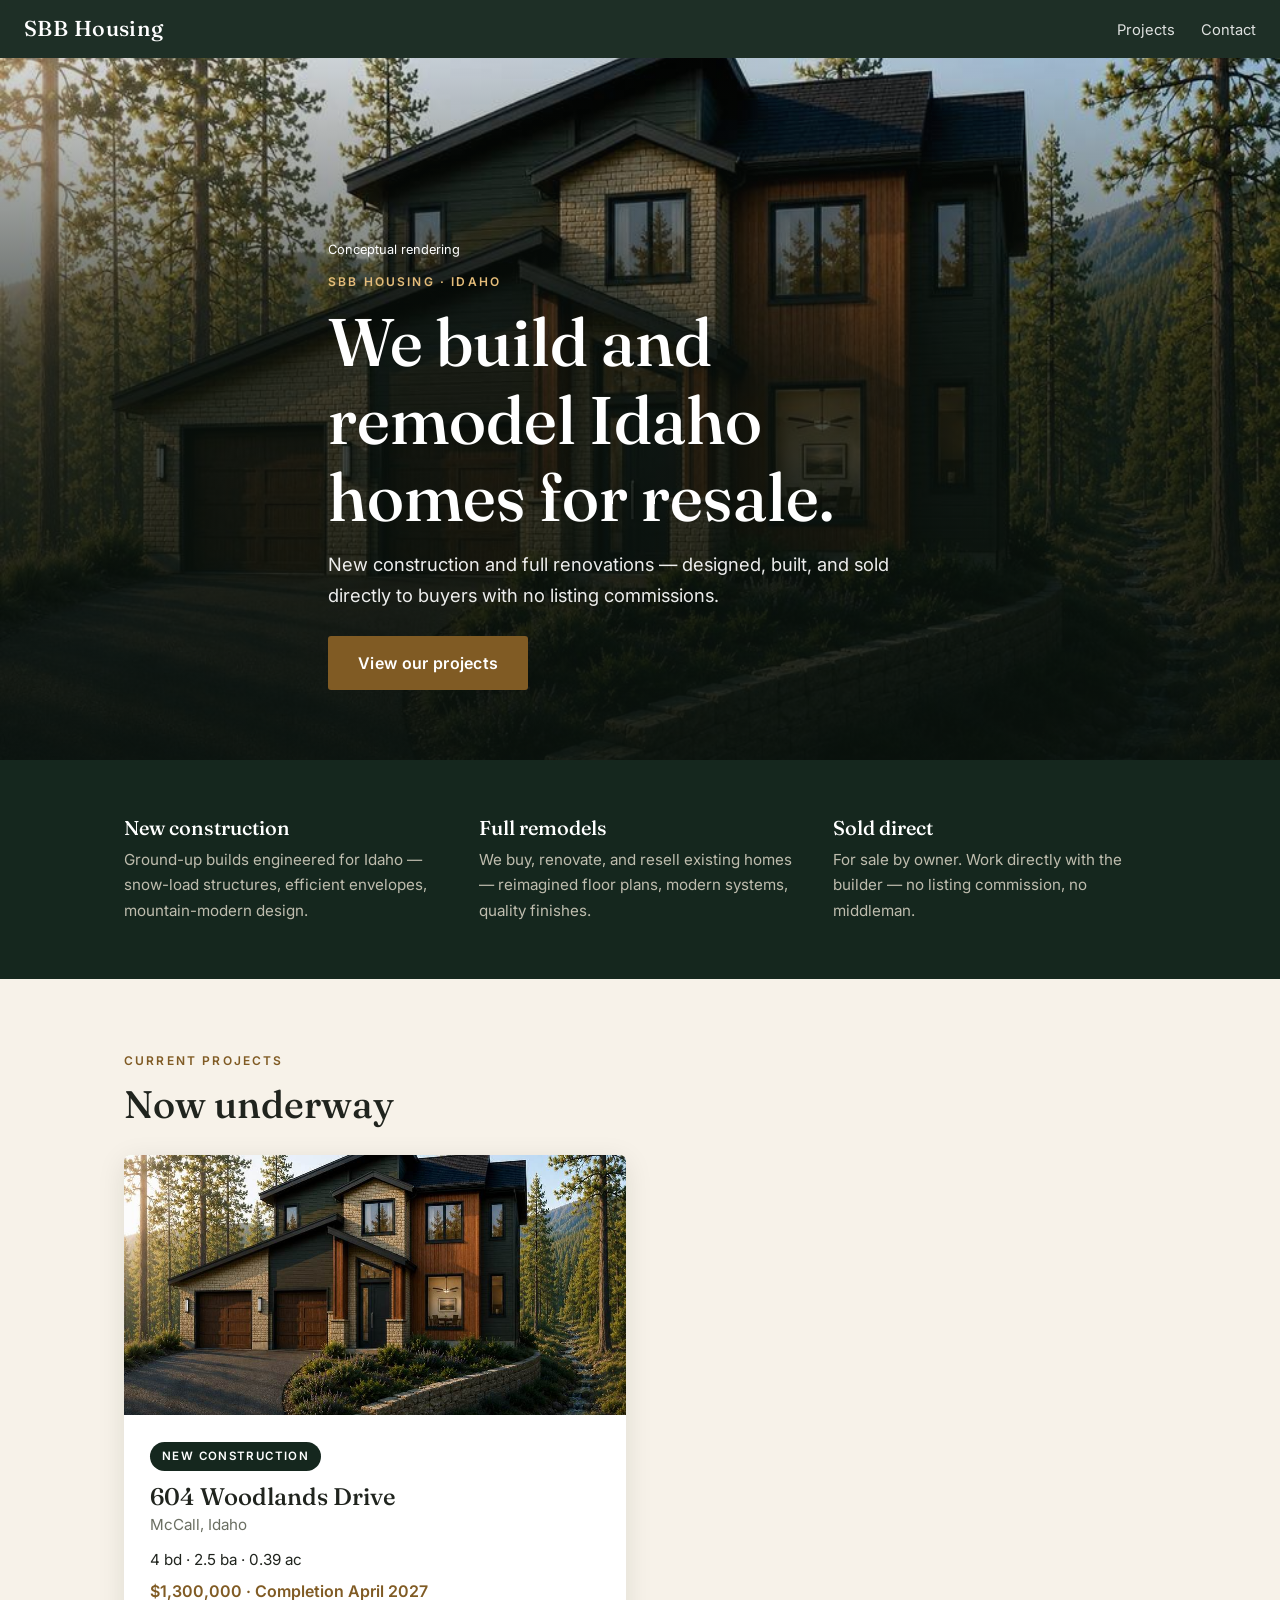
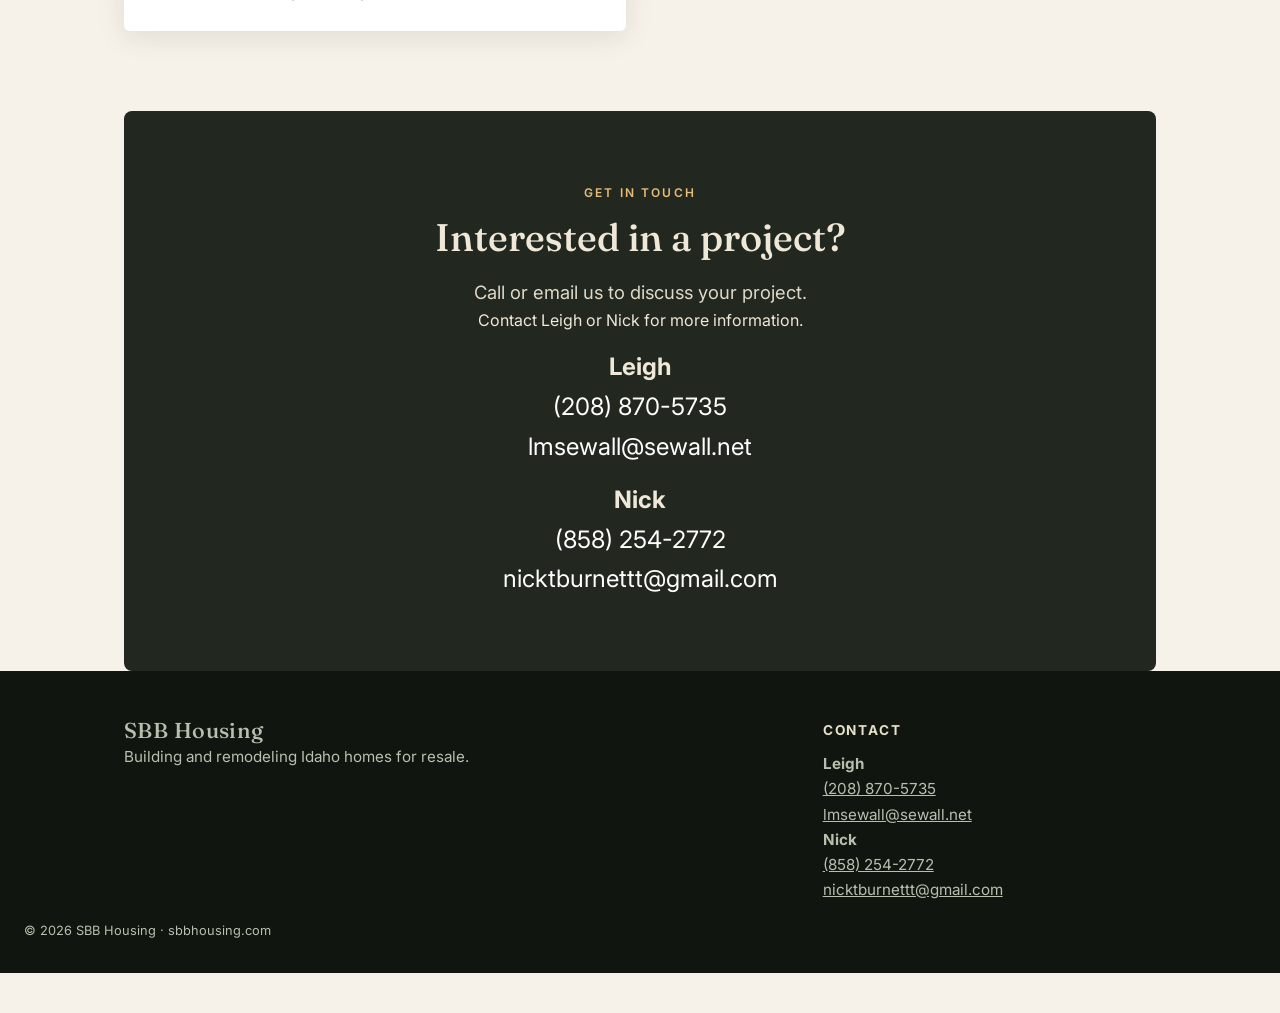
<file: index.html>
<!DOCTYPE html>
<html lang="en">
<head>
<meta charset="UTF-8">
<meta name="viewport" content="width=device-width, initial-scale=1.0">
<title>Idaho Homes Built & Remodeled for Resale &middot; SBB Housing</title>
<meta name="description" content="SBB Housing builds new homes and remodels existing ones across Idaho, then sells directly to buyers.">
<link rel="canonical" href="https://sbbhousing.com/">
<meta property="og:type" content="website">
<meta property="og:site_name" content="SBB Housing">
<meta property="og:locale" content="en_US">
<meta property="og:url" content="https://sbbhousing.com/">
<meta property="og:title" content="Idaho Homes Built &amp; Remodeled for Resale · SBB Housing">
<meta property="og:description" content="SBB Housing builds new homes and remodels existing ones across Idaho, then sells directly to buyers.">
<meta name="twitter:card" content="summary_large_image">
<meta name="twitter:title" content="Idaho Homes Built &amp; Remodeled for Resale · SBB Housing">
<meta name="twitter:description" content="SBB Housing builds new homes and remodels existing ones across Idaho, then sells directly to buyers.">
<meta property="og:image" content="https://sbbhousing.com/assets/img/hero.jpg">
<meta property="og:image:width" content="1000">
<meta property="og:image:height" content="772">
<meta property="og:image:alt" content="Conceptual exterior rendering of 604 Woodlands Drive in McCall, Idaho">
<meta name="twitter:image" content="https://sbbhousing.com/assets/img/hero.jpg">
<meta name="twitter:image:alt" content="Conceptual exterior rendering of 604 Woodlands Drive in McCall, Idaho">
<script type="application/ld+json">
{
  "@context": "https://schema.org",
  "@graph": [
    {
      "@type": "Organization",
      "@id": "https://sbbhousing.com/#organization",
      "name": "SBB Housing",
      "url": "https://sbbhousing.com/",
      "description": "Building and remodeling Idaho homes for resale.",
      "areaServed": {
        "@type": "State",
        "name": "Idaho"
      },
      "contactPoint": [
        {
          "@type": "ContactPoint",
          "name": "Leigh",
          "contactType": "inquiries",
          "telephone": "+1-208-870-5735",
          "email": "lmsewall@sewall.net"
        },
        {
          "@type": "ContactPoint",
          "name": "Nick",
          "contactType": "inquiries",
          "telephone": "+1-858-254-2772",
          "email": "nicktburnettt@gmail.com"
        }
      ]
    },
    {
      "@type": "WebSite",
      "@id": "https://sbbhousing.com/#website",
      "url": "https://sbbhousing.com/",
      "name": "SBB Housing",
      "publisher": {
        "@id": "https://sbbhousing.com/#organization"
      }
    },
    {
      "@type": "WebPage",
      "@id": "https://sbbhousing.com/#webpage",
      "url": "https://sbbhousing.com/",
      "name": "Idaho Homes Built & Remodeled for Resale \u00b7 SBB Housing",
      "description": "SBB Housing builds new homes and remodels existing ones across Idaho, then sells directly to buyers.",
      "isPartOf": {
        "@id": "https://sbbhousing.com/#website"
      },
      "publisher": {
        "@id": "https://sbbhousing.com/#organization"
      }
    }
  ]
}
</script>
<link rel="preconnect" href="https://fonts.googleapis.com">
<link rel="preconnect" href="https://fonts.gstatic.com" crossorigin>
<link href="https://fonts.googleapis.com/css2?family=Fraunces:opsz,wght@9..144,400;9..144,500;9..144,600&family=Inter:wght@400;500;600&display=swap" rel="stylesheet">
<link rel="stylesheet" href="style.css">
</head>
<body>
<a class="skip-link" href="#main-content">Skip to content</a>
<header class="nav">
  <a class="brand" href="./">SBB&nbsp;Housing</a>
  <nav aria-label="Main navigation">
    <a href="#projects">Projects</a>
    <a href="#contact">Contact</a>
  </nav>
</header>
<main id="main-content">

<section class="hero">
  <img class="hero-image" src="assets/img/hero.jpg" srcset="assets/img/hero-480.jpg 480w, assets/img/hero-720.jpg 720w, assets/img/hero.jpg 1000w" sizes="100vw" width="1000" height="772" alt="Conceptual exterior rendering of 604 Woodlands Drive in McCall, Idaho" fetchpriority="high">
  <div class="hero-shade" aria-hidden="true"></div>
  <div class="wrap hero-copy">
    <p class="rendering-note">Conceptual rendering</p>
    <p class="kicker">SBB Housing &middot; Idaho</p>
    <h1>We build and remodel Idaho homes for resale.</h1>
    <p class="lede">New construction and full renovations &mdash; designed, built, and sold directly to buyers with no listing commissions.</p>
    <a class="btn" href="#projects">View our projects</a>
  </div>
</section>

<section class="strip">
  <div class="wrap strip-grid">
    <div><h3>New construction</h3><p>Ground-up builds engineered for Idaho &mdash; snow-load structures, efficient envelopes, mountain-modern design.</p></div>
    <div><h3>Full remodels</h3><p>We buy, renovate, and resell existing homes &mdash; reimagined floor plans, modern systems, quality finishes.</p></div>
    <div><h3>Sold direct</h3><p>For sale by owner. Work directly with the builder &mdash; no listing commission, no middleman.</p></div>
  </div>
</section>

<section id="projects" class="wrap">
  <p class="kicker">Current projects</p>
  <h2>Now underway</h2>
  <div class="cards">
    <a class="card" href="projects/604-woodlands.html">
      <img class="card-img" src="assets/img/hero.jpg" srcset="assets/img/hero-480.jpg 480w, assets/img/hero-720.jpg 720w, assets/img/hero.jpg 1000w" sizes="(max-width: 760px) calc(100vw - 48px), 508px" width="1000" height="772" alt="Conceptual exterior rendering of 604 Woodlands Drive" loading="lazy" decoding="async">
      <div class="card-body">
        <span class="badge">New construction</span>
        <h3>604 Woodlands Drive</h3>
        <p class="loc">McCall, Idaho</p>
        <p class="stats">4 bd &middot; 2.5 ba &middot; 0.39 ac</p>
        <p class="price">$1,300,000 &middot; Completion April 2027</p>
      </div>
    </a>
  </div>
</section>

<section id="contact" class="wrap" style="padding-top:0">
  <div class="contact" style="border-radius:8px">
    <div class="wrap">
      <p class="kicker">Get in touch</p>
      <h2>Interested in a project?</h2>
      <p class="lede" style="margin:0 auto">Call or email us to discuss your project.</p>
      <p>Contact Leigh or Nick for more information.</p>
    <p class="contact-big"><strong>Leigh</strong><br><a href="tel:+12088705735">(208) 870-5735</a><br><a href="mailto:lmsewall@sewall.net">lmsewall@sewall.net</a></p>
    <p class="contact-big"><strong>Nick</strong><br><a href="tel:+18582542772">(858) 254-2772</a><br><a href="mailto:nicktburnettt@gmail.com">nicktburnettt@gmail.com</a></p>
    </div>
  </div>
</section>

</main>
<footer>
  <div class="wrap foot-grid">
    <div>
      <div class="brand">SBB&nbsp;Housing</div>
      <p>Building and remodeling Idaho homes for resale.</p>
    </div>
    <div>
      <h4>Contact</h4>
      <p><strong>Leigh</strong><br><a href="tel:+12088705735">(208) 870-5735</a><br>
      <a href="mailto:lmsewall@sewall.net">lmsewall@sewall.net</a></p>
      <p><strong>Nick</strong><br><a href="tel:+18582542772">(858) 254-2772</a><br>
      <a href="mailto:nicktburnettt@gmail.com">nicktburnettt@gmail.com</a></p>
    </div>
  </div>
  <div class="wrap fine">&copy; 2026 SBB Housing &middot; sbbhousing.com</div>
</footer>
</body>
</html>
</file>
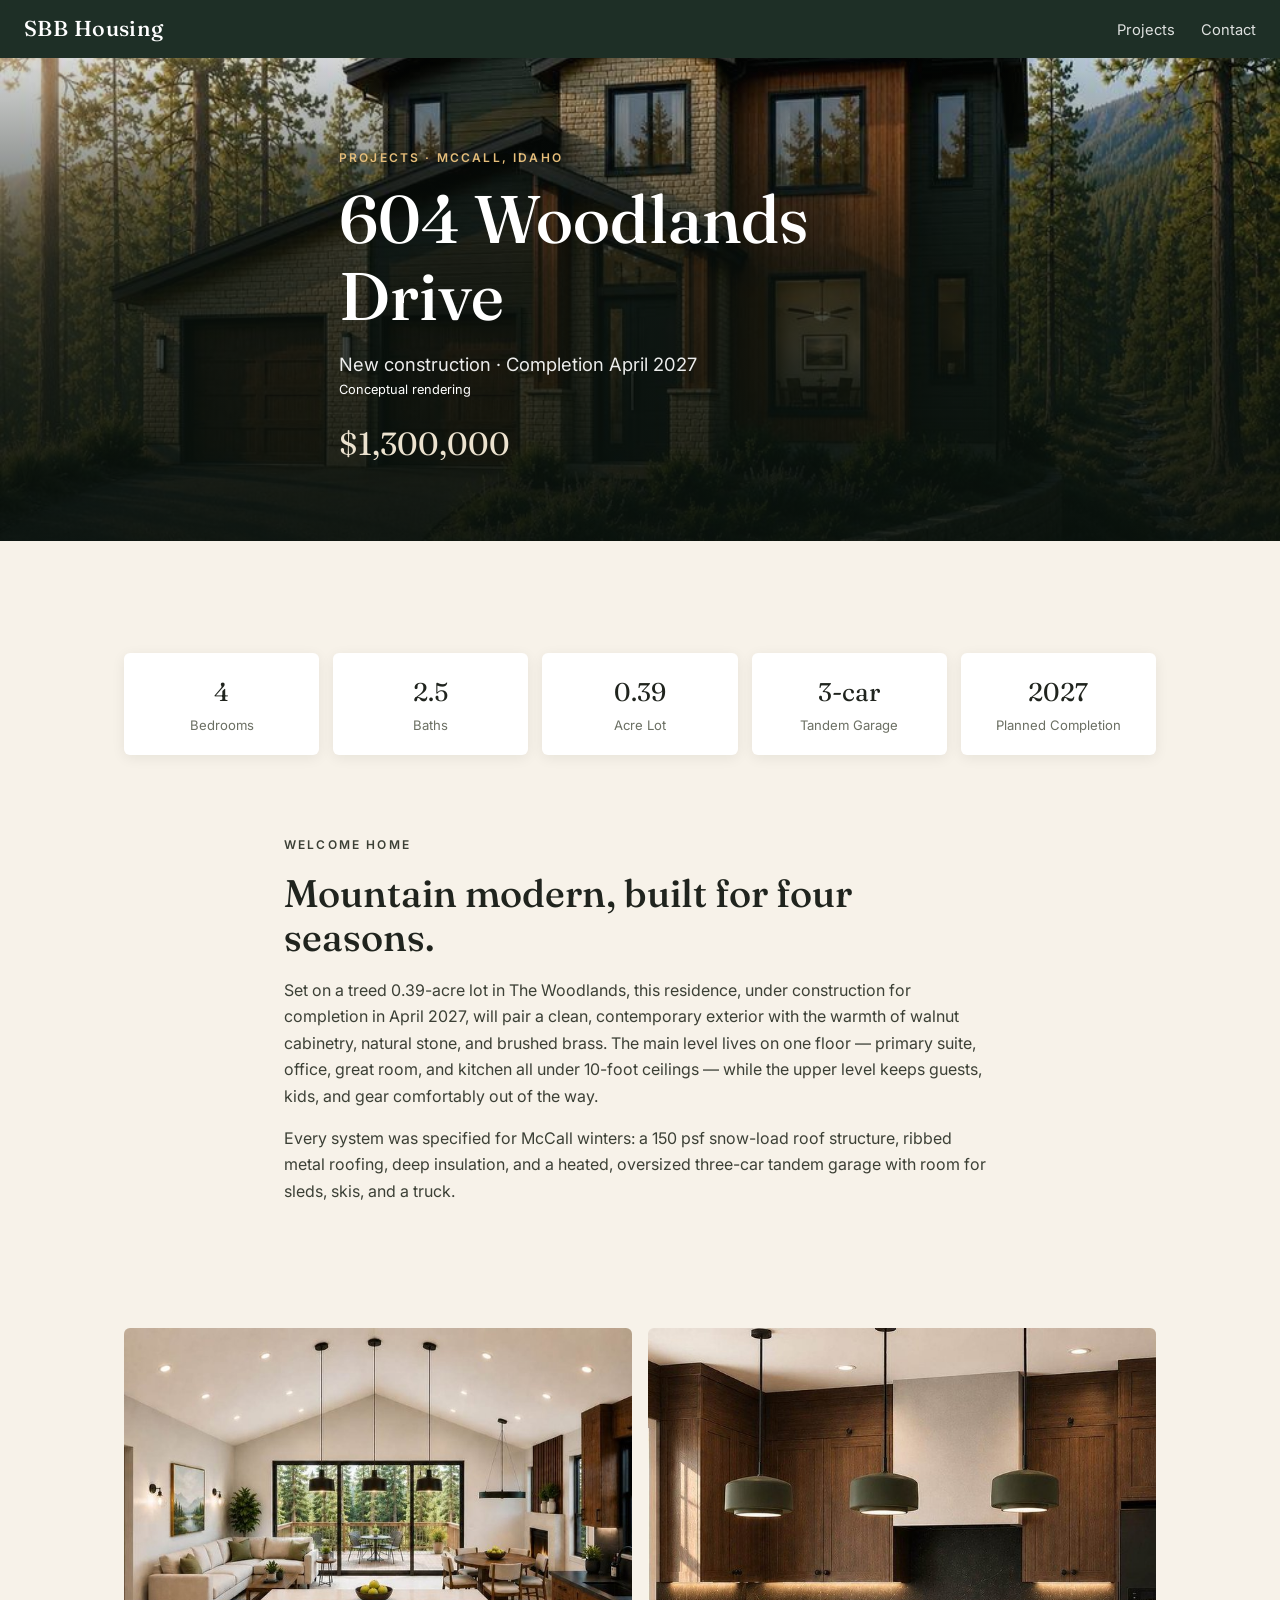
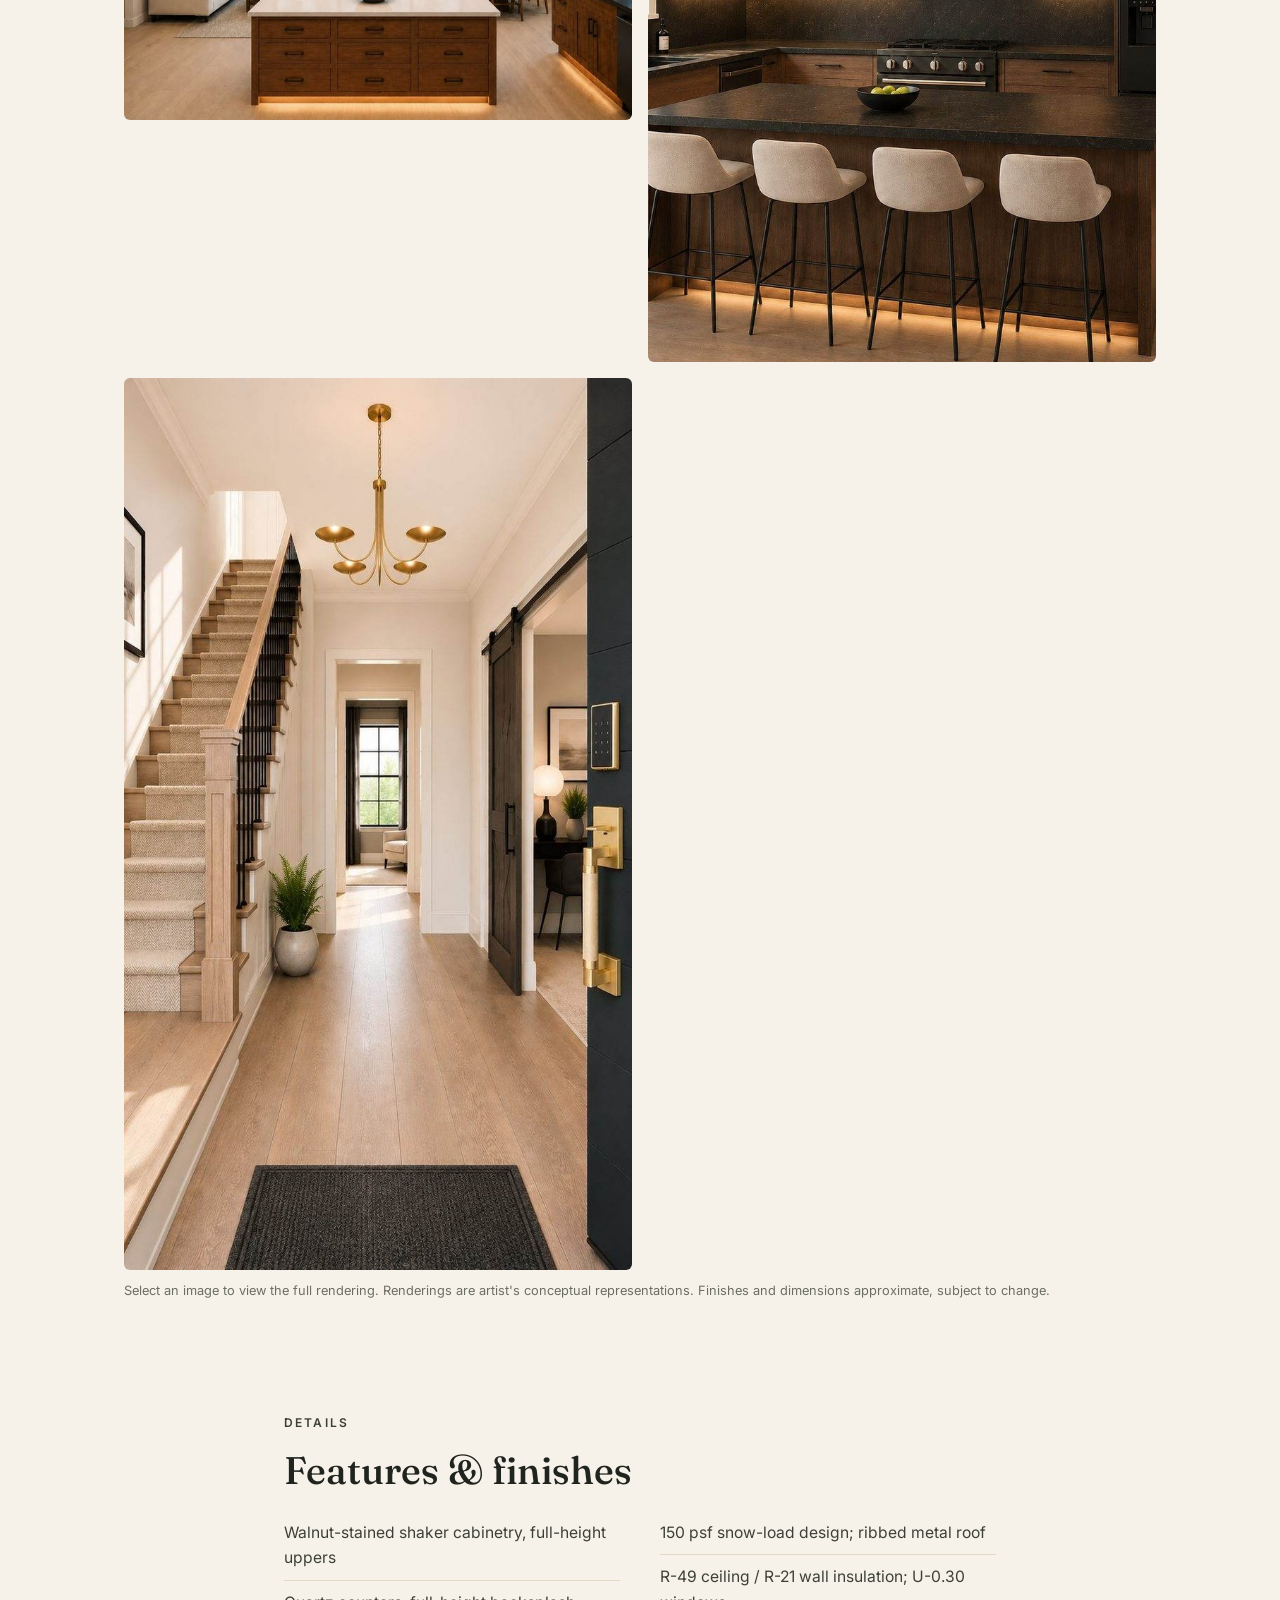
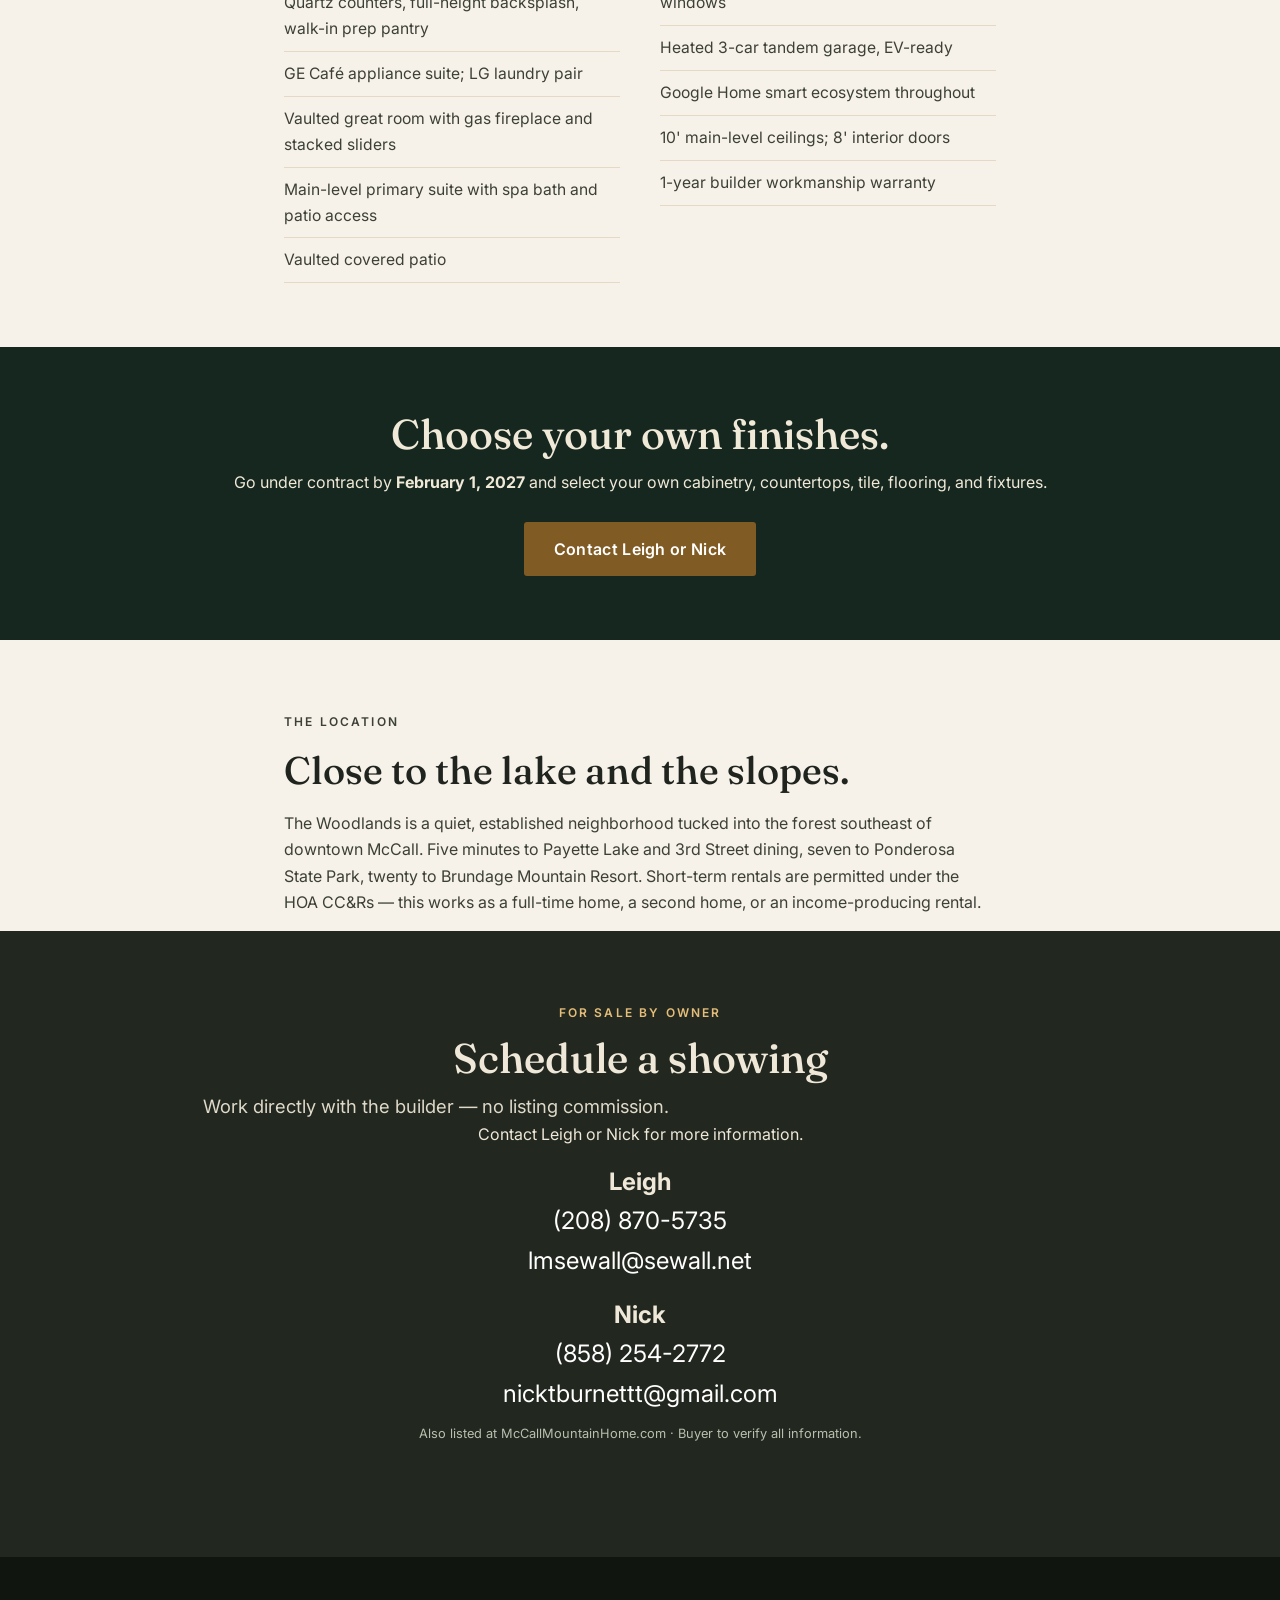
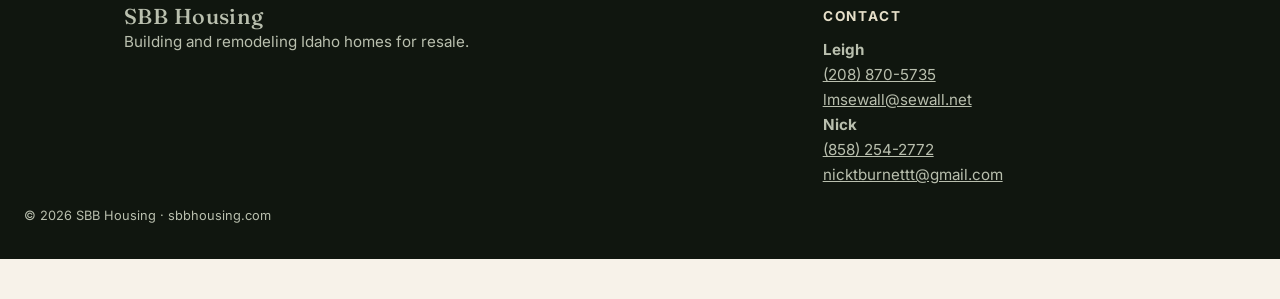
<file: projects/604-woodlands.html>
<!DOCTYPE html>
<html lang="en">
<head>
<meta charset="UTF-8">
<meta name="viewport" content="width=device-width, initial-scale=1.0">
<title>604 Woodlands Drive, McCall, ID &middot; SBB Housing</title>
<meta name="description" content="New mountain-modern construction in McCall, Idaho. 4 bed, 2.5 bath. $1,300,000. Completion April 2027.">
<link rel="canonical" href="https://sbbhousing.com/projects/604-woodlands.html">
<meta property="og:type" content="website">
<meta property="og:site_name" content="SBB Housing">
<meta property="og:locale" content="en_US">
<meta property="og:url" content="https://sbbhousing.com/projects/604-woodlands.html">
<meta property="og:title" content="604 Woodlands Drive, McCall, ID · SBB Housing">
<meta property="og:description" content="New mountain-modern construction in McCall, Idaho. 4 bed, 2.5 bath. $1,300,000. Completion April 2027.">
<meta name="twitter:card" content="summary_large_image">
<meta name="twitter:title" content="604 Woodlands Drive, McCall, ID · SBB Housing">
<meta name="twitter:description" content="New mountain-modern construction in McCall, Idaho. 4 bed, 2.5 bath. $1,300,000. Completion April 2027.">
<meta property="og:image" content="https://sbbhousing.com/assets/img/hero.jpg">
<meta property="og:image:width" content="1000">
<meta property="og:image:height" content="772">
<meta property="og:image:alt" content="Conceptual exterior rendering of 604 Woodlands Drive in McCall, Idaho">
<meta name="twitter:image" content="https://sbbhousing.com/assets/img/hero.jpg">
<meta name="twitter:image:alt" content="Conceptual exterior rendering of 604 Woodlands Drive in McCall, Idaho">
<script type="application/ld+json">
{
  "@context": "https://schema.org",
  "@graph": [
    {
      "@type": "Organization",
      "@id": "https://sbbhousing.com/#organization",
      "name": "SBB Housing",
      "url": "https://sbbhousing.com/",
      "description": "Building and remodeling Idaho homes for resale.",
      "areaServed": {
        "@type": "State",
        "name": "Idaho"
      },
      "contactPoint": [
        {
          "@type": "ContactPoint",
          "name": "Leigh",
          "contactType": "inquiries",
          "telephone": "+1-208-870-5735",
          "email": "lmsewall@sewall.net"
        },
        {
          "@type": "ContactPoint",
          "name": "Nick",
          "contactType": "inquiries",
          "telephone": "+1-858-254-2772",
          "email": "nicktburnettt@gmail.com"
        }
      ]
    },
    {
      "@type": "WebSite",
      "@id": "https://sbbhousing.com/#website",
      "url": "https://sbbhousing.com/",
      "name": "SBB Housing",
      "publisher": {
        "@id": "https://sbbhousing.com/#organization"
      }
    },
    {
      "@type": "WebPage",
      "@id": "https://sbbhousing.com/projects/604-woodlands.html#webpage",
      "url": "https://sbbhousing.com/projects/604-woodlands.html",
      "name": "604 Woodlands Drive, McCall, ID \u00b7 SBB Housing",
      "description": "New mountain-modern construction in McCall, Idaho. 4 bed, 2.5 bath. $1,300,000. Completion April 2027.",
      "isPartOf": {
        "@id": "https://sbbhousing.com/#website"
      },
      "publisher": {
        "@id": "https://sbbhousing.com/#organization"
      },
      "mainEntity": {
        "@id": "https://sbbhousing.com/projects/604-woodlands.html#property"
      }
    },
    {
      "@type": "House",
      "@id": "https://sbbhousing.com/projects/604-woodlands.html#property",
      "name": "604 Woodlands Drive",
      "description": "New mountain-modern construction in McCall, Idaho. 4 bed, 2.5 bath. $1,300,000. Completion April 2027.",
      "address": {
        "@type": "PostalAddress",
        "streetAddress": "604 Woodlands Drive",
        "addressLocality": "McCall",
        "addressRegion": "ID",
        "addressCountry": "US"
      },
      "numberOfBedrooms": 4,
      "image": [
        "https://sbbhousing.com/assets/img/hero.jpg",
        "https://sbbhousing.com/assets/img/great-room.jpg",
        "https://sbbhousing.com/assets/img/kitchen.jpg",
        "https://sbbhousing.com/assets/img/entry.jpg"
      ]
    },
    {
      "@type": "BreadcrumbList",
      "itemListElement": [
        {
          "@type": "ListItem",
          "position": 1,
          "name": "Home",
          "item": "https://sbbhousing.com/"
        },
        {
          "@type": "ListItem",
          "position": 2,
          "name": "604 Woodlands Drive",
          "item": "https://sbbhousing.com/projects/604-woodlands.html"
        }
      ]
    }
  ]
}
</script>
<link rel="preconnect" href="https://fonts.googleapis.com">
<link rel="preconnect" href="https://fonts.gstatic.com" crossorigin>
<link href="https://fonts.googleapis.com/css2?family=Fraunces:opsz,wght@9..144,400;9..144,500;9..144,600&family=Inter:wght@400;500;600&display=swap" rel="stylesheet">
<link rel="stylesheet" href="../style.css">
</head>
<body>
<a class="skip-link" href="#main-content">Skip to content</a>
<header class="nav">
  <a class="brand" href="../">SBB&nbsp;Housing</a>
  <nav aria-label="Main navigation">
    <a href="../#projects">Projects</a>
    <a href="../#contact">Contact</a>
  </nav>
</header>
<main id="main-content">

<section class="hero hero-page">
  <img class="hero-image" src="../assets/img/hero.jpg" srcset="../assets/img/hero-480.jpg 480w, ../assets/img/hero-720.jpg 720w, ../assets/img/hero.jpg 1000w" sizes="100vw" width="1000" height="772" alt="Conceptual exterior rendering of 604 Woodlands Drive in McCall, Idaho" fetchpriority="high">
  <div class="hero-shade" aria-hidden="true"></div>
  <div class="wrap hero-copy">
    <p class="kicker"><a href="../">Projects</a> &middot; McCall, Idaho</p>
    <h1>604 Woodlands Drive</h1>
    <p class="lede">New construction &middot; Completion April 2027</p>
    <p class="rendering-note">Conceptual rendering</p>
    <p class="price-big">$1,300,000</p>
  </div>
</section>

<section class="wrap">
  <div class="spec-grid">
    <div><span>4</span>Bedrooms</div>
    <div><span>2.5</span>Baths</div>
    <div><span>0.39</span>Acre Lot</div>
    <div><span>3-car</span>Tandem Garage</div>
    <div><span>2027</span>Planned Completion</div>
  </div>
</section>

<section class="wrap prose">
  <p class="kicker">Welcome home</p>
  <h2>Mountain modern, built for four seasons.</h2>
  <p>Set on a treed 0.39-acre lot in The Woodlands, this residence, under construction for completion in April 2027, will pair a clean, contemporary exterior with the warmth of walnut cabinetry, natural stone, and brushed brass. The main level lives on one floor &mdash; primary suite, office, great room, and kitchen all under 10-foot ceilings &mdash; while the upper level keeps guests, kids, and gear comfortably out of the way.</p>
  <p>Every system was specified for McCall winters: a 150&nbsp;psf snow-load roof structure, ribbed metal roofing, deep insulation, and a heated, oversized three-car tandem garage with room for sleds, skis, and a truck.</p>
</section>

<section class="wrap">
  <div class="gallery">
    <a href="../assets/img/great-room.jpg" aria-label="View full great room rendering"><img class="" src="../assets/img/great-room.jpg" srcset="../assets/img/great-room-480.jpg 480w, ../assets/img/great-room-720.jpg 720w, ../assets/img/great-room.jpg 900w" sizes="(max-width: 760px) calc(100vw - 48px), 508px" width="900" height="695" alt="Conceptual rendering: Vaulted great room with stacked sliding doors to the covered patio" loading="lazy" decoding="async"></a>
    <a href="../assets/img/kitchen.jpg" aria-label="View full kitchen rendering"><img class="" src="../assets/img/kitchen.jpg" srcset="../assets/img/kitchen-480.jpg 480w, ../assets/img/kitchen-720.jpg 720w, ../assets/img/kitchen.jpg 900w" sizes="(max-width: 760px) calc(100vw - 48px), 508px" width="900" height="1122" alt="Conceptual rendering: Kitchen with walnut cabinetry, quartz counters, and island seating" loading="lazy" decoding="async"></a>
    <a href="../assets/img/entry.jpg" aria-label="View full entry rendering"><img class="" src="../assets/img/entry.jpg" srcset="../assets/img/entry-480.jpg 480w, ../assets/img/entry-720.jpg 720w, ../assets/img/entry.jpg 726w" sizes="(max-width: 760px) calc(100vw - 48px), 508px" width="726" height="1275" alt="Conceptual rendering: Entry with open stair and 20-foot ceiling volume" loading="lazy" decoding="async"></a>
  </div>
  <p class="fine">Select an image to view the full rendering. Renderings are artist's conceptual representations. Finishes and dimensions approximate, subject to change.</p>
</section>

<section class="wrap prose">
  <p class="kicker">Details</p>
  <h2>Features &amp; finishes</h2>
  <div class="two-col">
    <ul>
      <li>Walnut-stained shaker cabinetry, full-height uppers</li>
      <li>Quartz counters, full-height backsplash, walk-in prep pantry</li>
      <li>GE Caf&eacute; appliance suite; LG laundry pair</li>
      <li>Vaulted great room with gas fireplace and stacked sliders</li>
      <li>Main-level primary suite with spa bath and patio access</li>
      <li>Vaulted covered patio</li>
    </ul>
    <ul>
      <li>150 psf snow-load design; ribbed metal roof</li>
      <li>R-49 ceiling / R-21 wall insulation; U-0.30 windows</li>
      <li>Heated 3-car tandem garage, EV-ready</li>
      <li>Google Home smart ecosystem throughout</li>
      <li>10' main-level ceilings; 8' interior doors</li>
      <li>1-year builder workmanship warranty</li>
    </ul>
  </div>
</section>

<section class="cta-band">
  <div class="wrap">
    <h2>Choose your own finishes.</h2>
    <p>Go under contract by <strong>February 1, 2027</strong> and select your own cabinetry, countertops, tile, flooring, and fixtures.</p>
    <a class="btn" href="#contact">Contact Leigh or Nick</a>
  </div>
</section>

<section class="wrap prose">
  <p class="kicker">The location</p>
  <h2>Close to the lake and the slopes.</h2>
  <p>The Woodlands is a quiet, established neighborhood tucked into the forest southeast of downtown McCall. Five minutes to Payette Lake and 3rd Street dining, seven to Ponderosa State Park, twenty to Brundage Mountain Resort. Short-term rentals are permitted under the HOA CC&Rs &mdash; this works as a full-time home, a second home, or an income-producing rental.</p>
</section>

<section id="contact" class="contact">
  <div class="wrap">
    <p class="kicker">For sale by owner</p>
    <h2>Schedule a showing</h2>
    <p class="lede">Work directly with the builder &mdash; no listing commission.</p>
    <p>Contact Leigh or Nick for more information.</p>
    <p class="contact-big"><strong>Leigh</strong><br><a href="tel:+12088705735">(208) 870-5735</a><br><a href="mailto:lmsewall@sewall.net">lmsewall@sewall.net</a></p>
    <p class="contact-big"><strong>Nick</strong><br><a href="tel:+18582542772">(858) 254-2772</a><br><a href="mailto:nicktburnettt@gmail.com">nicktburnettt@gmail.com</a></p>
    <p class="fine">Also listed at McCallMountainHome.com &middot; Buyer to verify all information.</p>
  </div>
</section>

</main>
<footer>
  <div class="wrap foot-grid">
    <div>
      <div class="brand">SBB&nbsp;Housing</div>
      <p>Building and remodeling Idaho homes for resale.</p>
    </div>
    <div>
      <h4>Contact</h4>
      <p><strong>Leigh</strong><br><a href="tel:+12088705735">(208) 870-5735</a><br>
      <a href="mailto:lmsewall@sewall.net">lmsewall@sewall.net</a></p>
      <p><strong>Nick</strong><br><a href="tel:+18582542772">(858) 254-2772</a><br>
      <a href="mailto:nicktburnettt@gmail.com">nicktburnettt@gmail.com</a></p>
    </div>
  </div>
  <div class="wrap fine">&copy; 2026 SBB Housing &middot; sbbhousing.com</div>
</footer>
</body>
</html>
</file>
<file: style.css>
:root{
  --pine:#15271e; --char:#22281f; --cream:#f7f2e9; --sand:#ece2cf;
  --brass:#805b24; --gold:#e5bd7a; --ink:#20241e; --muted:#6b6f63;
}
*{margin:0;padding:0;box-sizing:border-box}
html{scroll-behavior:smooth}
body{font-family:'Inter',system-ui,-apple-system,sans-serif;color:var(--ink);background:var(--cream);line-height:1.65}
h1,h2,h3,.brand{font-family:'Fraunces',Georgia,serif;font-weight:500;line-height:1.15}
.wrap{max-width:1080px;margin:0 auto;padding:0 24px}
a{color:inherit}
.kicker{text-transform:uppercase;letter-spacing:.18em;font-size:.75rem;font-weight:600;color:var(--brass);margin-bottom:12px}
.kicker a{text-decoration:none}
.nav{position:sticky;top:0;z-index:50;display:flex;justify-content:space-between;align-items:center;
  padding:16px 24px;background:rgba(21,39,30,.96);color:#fff;backdrop-filter:blur(6px)}
.brand{font-size:1.35rem;text-decoration:none;letter-spacing:.02em}
.nav nav a{margin-left:22px;text-decoration:none;font-size:.92rem;opacity:.85}
.nav nav a:hover{opacity:1;color:var(--sand)}
.hero{position:relative;min-height:78vh;display:flex;align-items:flex-end;background:var(--pine);color:#fff}
.hero-page{min-height:52vh}
.hero-shade{position:absolute;inset:0;background:linear-gradient(to top,rgba(10,18,13,.90) 0%,rgba(10,18,13,.72) 55%,rgba(10,18,13,.15) 100%)}
.hero-copy{position:relative;padding:90px 24px 70px}
.hero-copy h1{font-size:clamp(2.4rem,6vw,4.2rem);max-width:14ch;margin-bottom:14px}
.lede{font-size:1.15rem;max-width:52ch;opacity:.92}
.price-big{font-family:'Fraunces',Georgia,serif;font-size:2rem;margin-top:18px;color:var(--sand)}
.btn{display:inline-block;margin-top:26px;padding:14px 30px;background:var(--brass);color:#fff;text-decoration:none;
  font-weight:600;border-radius:3px;letter-spacing:.02em}
.btn:hover{background:#68471a}
.strip{background:var(--pine);color:#e9e2d2}
.strip-grid{display:grid;grid-template-columns:repeat(3,1fr);gap:32px;padding:56px 24px}
.strip h3{font-size:1.25rem;margin-bottom:8px;color:#fff}
.strip p{font-size:.95rem;opacity:.8}
section.wrap{padding-top:72px}
section.wrap h2{font-size:clamp(1.7rem,3.5vw,2.4rem);margin-bottom:18px}
.prose{max-width:760px}
.prose p{margin-bottom:16px;color:#3c4036}
.cards{display:grid;grid-template-columns:repeat(2,1fr);gap:28px;margin-top:28px;padding-bottom:80px}
.card{display:block;background:#fff;border-radius:6px;overflow:hidden;text-decoration:none;
  box-shadow:0 6px 28px rgba(20,30,20,.10);transition:transform .2s}
.card:hover{transform:translateY(-4px)}
.card-img{display:block;width:100%;height:260px;object-fit:cover;object-position:center}
.card-body{padding:26px}
.badge{display:inline-block;background:var(--pine);color:#fff;font-size:.72rem;font-weight:600;letter-spacing:.12em;
  text-transform:uppercase;padding:5px 12px;border-radius:20px;margin-bottom:12px}
.card-body h3{font-size:1.5rem;margin-bottom:2px}
.loc{color:var(--muted);font-size:.95rem}
.stats{margin-top:10px;font-size:.95rem}
.price{margin-top:6px;font-weight:600;color:var(--brass)}
.spec-grid{display:grid;grid-template-columns:repeat(5,1fr);gap:14px;margin:40px 0 8px}
.spec-grid div{background:#fff;border-radius:6px;padding:18px 10px;text-align:center;font-size:.82rem;color:var(--muted);
  box-shadow:0 3px 14px rgba(20,30,20,.07)}
.spec-grid span{display:block;font-family:'Fraunces',Georgia,serif;font-size:1.6rem;color:var(--ink);margin-bottom:2px}
.gallery{display:grid;grid-template-columns:1fr 1fr;gap:16px;margin:36px 0 8px}
.gallery{align-items:start}
.gallery img{width:100%;height:auto;border-radius:6px;display:block}
.fine{font-size:.8rem;color:var(--muted);margin:10px 0 40px}
.two-col{display:grid;grid-template-columns:1fr 1fr;gap:8px 40px;margin-top:8px}
.two-col ul{list-style:none}
.two-col li{padding:9px 0;border-bottom:1px solid #e3d9c4;font-size:.98rem;color:#3c4036}
.cta-band{background:var(--pine);color:#f0e9d8;margin:64px 0 0}
.cta-band .wrap{padding:64px 24px;text-align:center}
.cta-band h2{font-size:clamp(1.8rem,4vw,2.6rem);margin-bottom:10px}
.contact{background:var(--char);color:#efe8d8;text-align:center}
.contact .wrap{padding:72px 24px}
.contact h2{font-size:clamp(1.8rem,4vw,2.6rem);margin-bottom:8px}
.contact-big{font-size:1.5rem;margin-top:14px}
.contact-big a{text-decoration:none;color:#fff}
.contact-big a:hover{color:var(--sand)}
footer{background:#10160f;color:#b9bfae}
.foot-grid{display:grid;grid-template-columns:2fr 1fr;gap:32px;padding:48px 24px 8px}
footer h4{font-size:.85rem;text-transform:uppercase;letter-spacing:.14em;margin-bottom:10px;color:#e6dfc9}
footer p{font-size:.95rem}
footer .fine{padding:0 24px 32px}
@media(max-width:760px){
  .strip-grid,.cards,.two-col,.foot-grid{grid-template-columns:1fr}
  .spec-grid{grid-template-columns:repeat(3,1fr)}
  .gallery{grid-template-columns:1fr}
}

/* Accessible navigation, readable color pairs, and small-screen contact layout. */
.hero-image{position:absolute;inset:0;width:100%;height:100%;object-fit:cover;object-position:center}
.hero .kicker,.contact .kicker{color:var(--gold)}
.rendering-note{font-size:.8rem;color:#fff;margin-bottom:12px}
.contact .fine,footer .fine{color:#b9bfae}
.contact-big{font-size:clamp(1.1rem,5vw,1.5rem);overflow-wrap:anywhere}
a:focus-visible{outline:3px solid currentColor;outline-offset:5px}
.skip-link{position:fixed;left:16px;top:8px;z-index:100;background:var(--cream);color:var(--ink);padding:12px 18px;transform:translateY(-150%)}
.skip-link:focus{transform:translateY(0)}
[id]{scroll-margin-top:90px}
@media(prefers-reduced-motion:reduce){html{scroll-behavior:auto}.card{transition:none}}
</file>
